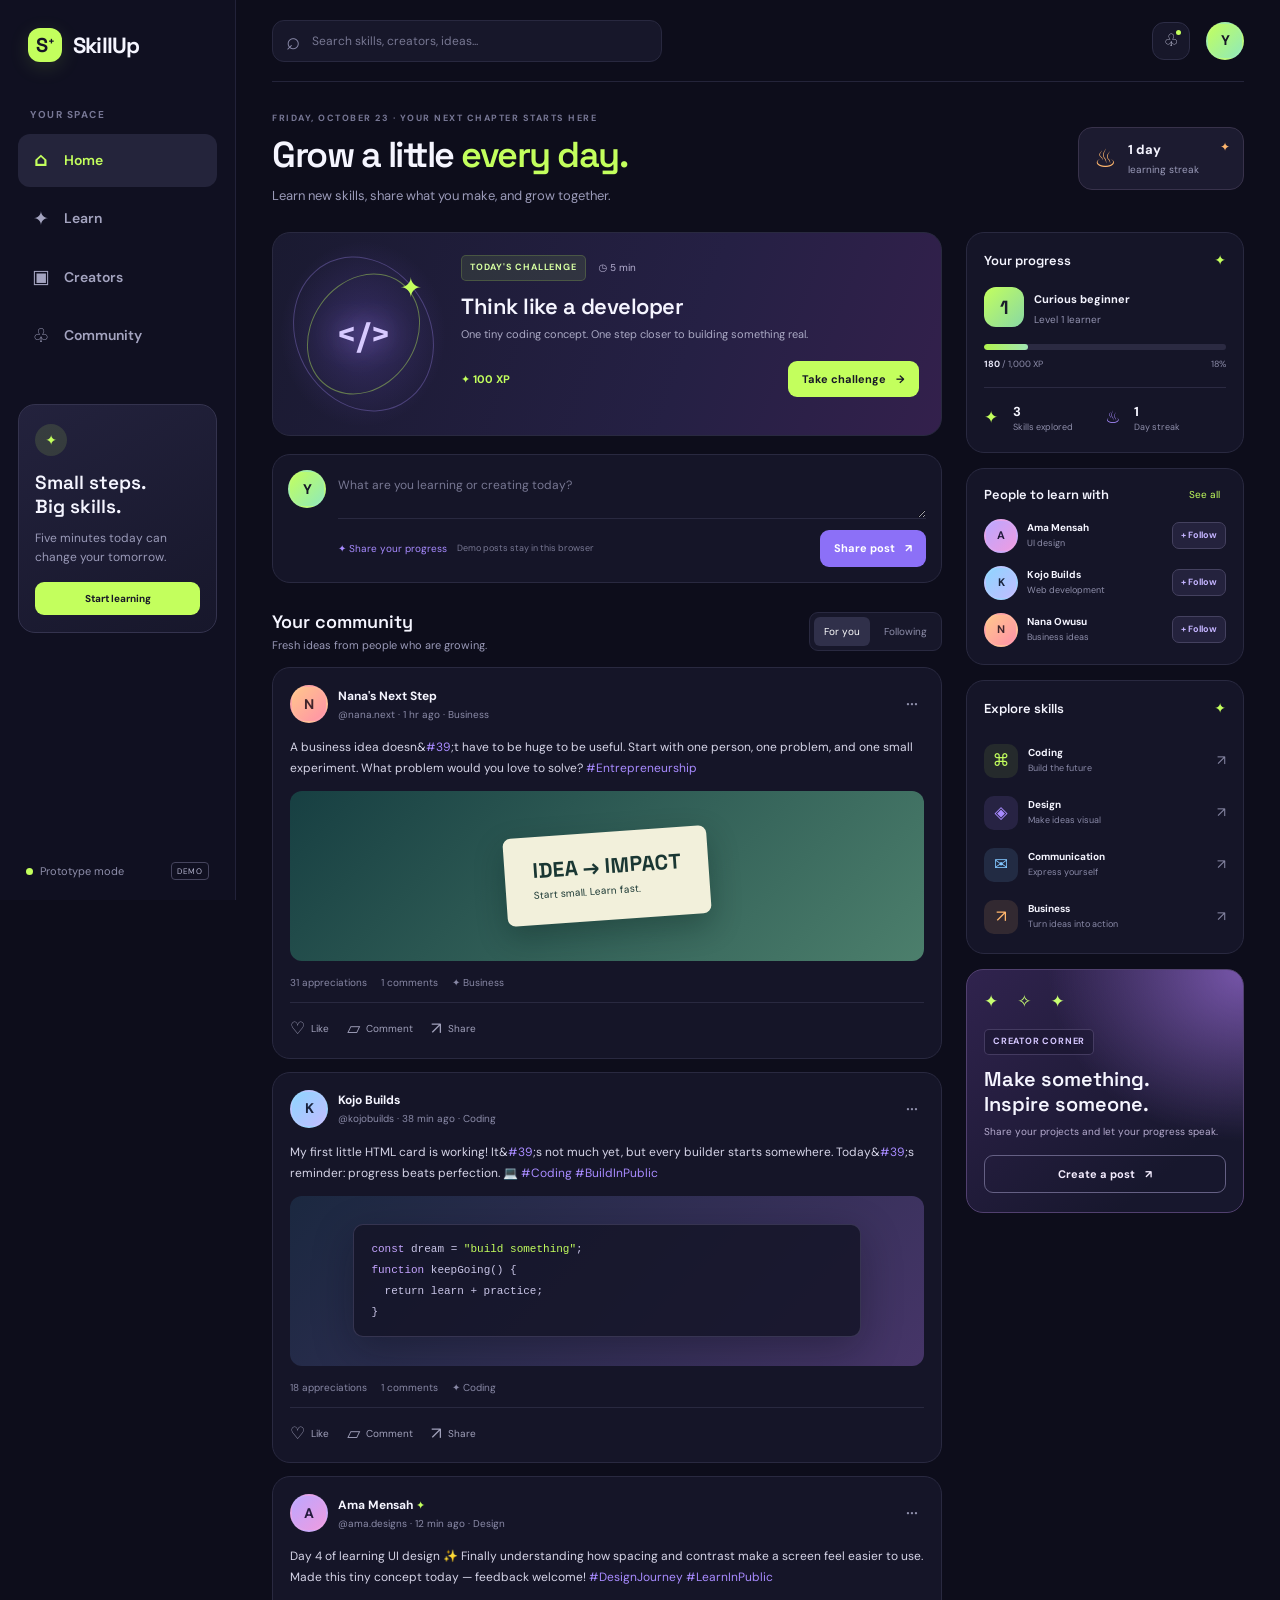
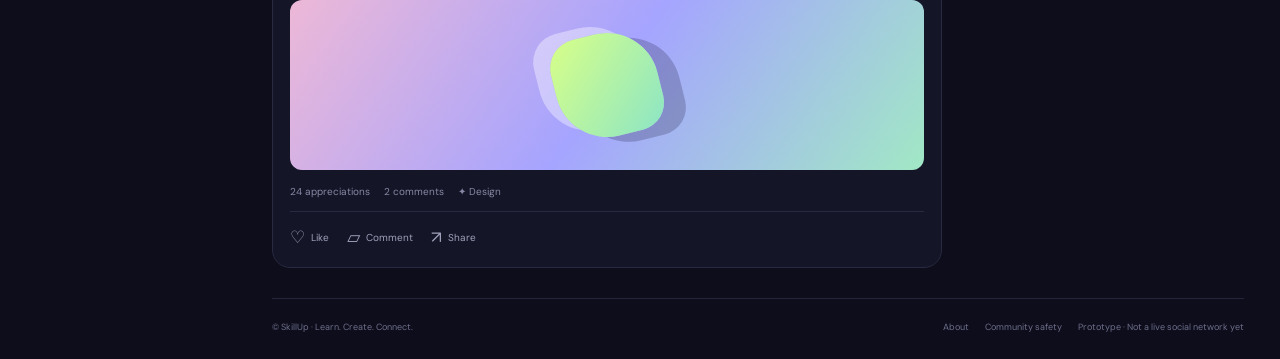
<file: skillup-starter/skillup/index.html>
<!doctype html>
<html lang="en">
<head>
  <meta charset="utf-8">
  <meta name="viewport" content="width=device-width, initial-scale=1">
  <meta name="theme-color" content="#111126">
  <meta name="description" content="SkillUp — learn something, share something, grow together.">
  <title>SkillUp — Learn. Create. Connect.</title>
  <link rel="manifest" href="manifest.webmanifest">
  <link rel="icon" href="assets/skillup-icon.svg" type="image/svg+xml">
  <link rel="stylesheet" href="styles.css">
</head>
<body>
  <div class="app-shell">
    <aside class="sidebar">
      <a class="brand" href="#" aria-label="SkillUp home"><span class="brand-mark">S<span>+</span></span><span>SkillUp</span></a>
      <p class="side-label">YOUR SPACE</p>
      <nav class="main-nav" aria-label="Main navigation">
        <button class="nav-item active" data-view="home"><span>⌂</span> Home</button>
        <button class="nav-item" data-view="learn"><span>✦</span> Learn</button>
        <button class="nav-item" data-view="creators"><span>▣</span> Creators</button>
        <button class="nav-item" data-view="friends"><span>♧</span> Community</button>
      </nav>
      <div class="sidebar-card">
        <div class="mini-orbit">✦</div>
        <strong>Small steps.<br>Big skills.</strong>
        <p>Five minutes today can change your tomorrow.</p>
        <button class="button button-lime button-small" data-view="learn">Start learning</button>
      </div>
      <div class="sidebar-bottom"><span class="status-dot"></span> Prototype mode <span class="tiny-pill">DEMO</span></div>
    </aside>

    <main class="main-content">
      <header class="topbar">
        <div class="mobile-brand"><span class="brand-mark">S<span>+</span></span><strong>SkillUp</strong></div>
        <div class="search-wrap"><span>⌕</span><input id="searchInput" type="search" placeholder="Search skills, creators, ideas..." aria-label="Search content"></div>
        <div class="top-actions"><button class="icon-button" id="notifyButton" aria-label="Notifications">♧<i></i></button><button class="avatar avatar-me" aria-label="Demo profile">Y</button></div>
      </header>

      <section class="welcome-row">
        <div><p class="eyebrow">FRIDAY, OCTOBER 23 · YOUR NEXT CHAPTER STARTS HERE</p><h1>Grow a little <span>every day.</span></h1><p class="muted">Learn new skills, share what you make, and grow together.</p></div>
        <div class="streak-card"><div class="streak-icon">♨</div><div><strong id="streakCount">1 day</strong><span>learning streak</span></div><span class="streak-spark">✦</span></div>
      </section>

      <div class="content-grid">
        <div class="feed-column">
          <section class="daily-challenge panel">
            <div class="challenge-art"><div class="art-ring ring-one"></div><div class="art-ring ring-two"></div><span class="art-spark">✦</span><span class="art-code">&lt;/&gt;</span></div>
            <div class="challenge-copy"><div class="challenge-top"><span class="pill pill-lime">TODAY'S CHALLENGE</span><span class="duration">◷ 5 min</span></div><h2>Think like a developer</h2><p>One tiny coding concept. One step closer to building something real.</p><div class="challenge-bottom"><span class="xp">✦ 100 XP</span><button class="button button-lime" id="startChallenge">Take challenge <span>→</span></button></div></div>
          </section>

          <section class="composer panel">
            <div class="avatar avatar-me">Y</div>
            <div class="composer-main"><label for="postText" class="sr-only">Share what you are learning</label><textarea id="postText" rows="2" maxlength="500" placeholder="What are you learning or creating today?"></textarea><div class="composer-footer"><div class="composer-hints"><span>✦ Share your progress</span><span class="demo-note">Demo posts stay in this browser</span></div><button class="button button-primary" id="publishPost">Share post <span>↗</span></button></div></div>
          </section>

          <div class="feed-heading"><div><h2>Your community</h2><p class="muted">Fresh ideas from people who are growing.</p></div><div class="feed-filters"><button class="filter active" data-filter="all">For you</button><button class="filter" data-filter="following">Following</button></div></div>
          <div id="feedList" class="feed-list" aria-live="polite"></div>
          <div id="emptyState" class="empty-state hidden"><div>⌕</div><strong>No posts found</strong><p>Try another search or share the first post.</p></div>
        </div>

        <aside class="right-column">
          <section class="panel side-panel progress-panel"><div class="panel-heading"><h3>Your progress</h3><span class="sparkle">✦</span></div><div class="level-row"><div class="level-badge">1</div><div><strong>Curious beginner</strong><p>Level 1 learner</p></div></div><div class="progress-track"><span id="xpProgress" style="width:18%"></span></div><div class="progress-meta"><span><b id="xpCount">180</b> / 1,000 XP</span><span id="xpPercent">18%</span></div><div class="stat-row"><div><span class="stat-icon green">✦</span><strong id="skillsDone">3</strong><small>Skills explored</small></div><div><span class="stat-icon purple">♨</span><strong id="streakStat">1</strong><small>Day streak</small></div></div></section>

          <section class="panel side-panel people-panel"><div class="panel-heading"><h3>People to learn with</h3><button class="text-button" data-view="friends">See all</button></div><div id="suggestedPeople"></div></section>

          <section class="panel side-panel skill-panel"><div class="panel-heading"><h3>Explore skills</h3><span class="sparkle">✦</span></div><button class="skill-row" data-skill="Coding"><span class="skill-emoji coding">⌘</span><span><strong>Coding</strong><small>Build the future</small></span><span class="skill-arrow">↗</span></button><button class="skill-row" data-skill="Design"><span class="skill-emoji design">◈</span><span><strong>Design</strong><small>Make ideas visual</small></span><span class="skill-arrow">↗</span></button><button class="skill-row" data-skill="Communication"><span class="skill-emoji communication">✉</span><span><strong>Communication</strong><small>Express yourself</small></span><span class="skill-arrow">↗</span></button><button class="skill-row" data-skill="Business"><span class="skill-emoji business">↗</span><span><strong>Business</strong><small>Turn ideas into action</small></span><span class="skill-arrow">↗</span></button></section>

          <section class="creator-banner"><div class="banner-stars">✦ ✧ ✦</div><span class="pill pill-dark">CREATOR CORNER</span><h3>Make something.<br>Inspire someone.</h3><p>Share your projects and let your progress speak.</p><button class="button button-outline" id="creatorPostButton">Create a post <span>↗</span></button></section>
        </aside>
      </div>
      <footer class="footer"><span>© SkillUp · Learn. Create. Connect.</span><span><a href="#about" id="aboutLink">About</a><a href="#safety" id="safetyLink">Community safety</a><span>Prototype · Not a live social network yet</span></span></footer>
    </main>
  </div>

  <nav class="mobile-nav" aria-label="Mobile navigation"><button class="active" data-view="home">⌂<small>Home</small></button><button data-view="learn">✦<small>Learn</small></button><button data-view="creators">▣<small>Creators</small></button><button data-view="friends">♧<small>Community</small></button></nav>

  <dialog id="challengeDialog" class="modal"><form method="dialog" class="modal-close-form"><button class="modal-x" aria-label="Close">×</button></form><div class="modal-symbol">⌘</div><span class="pill pill-lime">5-MINUTE CHALLENGE</span><h2>Think like a developer</h2><p class="muted">Which language is commonly used to structure the content of a web page?</p><div class="quiz-options"><button class="quiz-option" data-answer="wrong">CSS</button><button class="quiz-option" data-answer="correct">HTML</button><button class="quiz-option" data-answer="wrong">SQL</button></div><p id="quizFeedback" class="quiz-feedback" aria-live="polite"></p><button class="button button-lime full-width hidden" id="finishChallenge">Collect 100 XP</button><p class="demo-note modal-note">Practice quiz only. Progress is stored locally on this device.</p></dialog>
  <dialog id="infoDialog" class="modal"><form method="dialog" class="modal-close-form"><button class="modal-x" aria-label="Close">×</button></form><div class="modal-symbol">✦</div><h2 id="infoTitle">SkillUp</h2><p id="infoText" class="muted"></p><button class="button button-primary full-width" id="closeInfo">Got it</button></dialog>
  <div id="toast" class="toast" role="status" aria-live="polite"></div>
  <script src="app.js"></script>
  <script>
    if ("serviceWorker" in navigator && location.protocol.startsWith("http")) {
      window.addEventListener("load", () => navigator.serviceWorker.register("./service-worker.js").catch(() => {}));
    }
  </script>
</body>
</html>
</file>
<file: skillup-starter/skillup/styles.css>
@import url('https://fonts.googleapis.com/css2?family=DM+Sans:wght@400;500;600;700&family=Space+Grotesk:wght@400;500;600;700&display=swap');
:root{--bg:#0d0d1b;--panel:#151528;--panel2:#1b1b32;--line:#292941;--text:#f5f5ff;--muted:#9a9ab8;--lime:#c3ff5d;--purple:#a88bff;--pink:#ff8cdb;--blue:#83c7ff;--radius:18px}
*{box-sizing:border-box}html{scroll-behavior:smooth}body{margin:0;background:var(--bg);color:var(--text);font-family:'DM Sans',system-ui,sans-serif;font-size:14px;line-height:1.5}button,input,textarea{font:inherit}button{cursor:pointer}a{color:inherit;text-decoration:none}.app-shell{min-height:100vh}.sidebar{width:236px;position:fixed;inset:0 auto 0 0;background:#101021;border-right:1px solid #222239;padding:28px 18px 20px;display:flex;flex-direction:column;z-index:5}.brand{display:flex;align-items:center;gap:11px;font-family:'Space Grotesk',sans-serif;font-weight:700;font-size:22px;letter-spacing:-.8px;padding:0 10px 45px}.brand-mark{height:34px;width:34px;border-radius:12px;background:var(--lime);color:#151526;display:inline-flex;align-items:center;justify-content:center;font-size:20px;font-weight:700;box-shadow:0 5px 20px #c3ff5d20}.brand-mark span{font-size:11px;align-self:flex-start;margin:5px 0 0 1px}.side-label,.eyebrow{font-size:10px;letter-spacing:1.5px;font-weight:700;color:#777795}.side-label{padding:0 12px;margin:0 0 12px}.main-nav{display:grid;gap:6px}.nav-item{border:0;background:transparent;color:#a4a4c0;text-align:left;padding:12px 13px;border-radius:12px;display:flex;align-items:center;gap:13px;font-weight:600}.nav-item span{font-size:19px;width:20px;text-align:center}.nav-item:hover,.nav-item.active{background:#24243b;color:var(--lime)}.sidebar-card{margin-top:42px;padding:19px 16px 17px;border:1px solid #34334e;background:linear-gradient(150deg,#23223d,#17172b);border-radius:17px;position:relative;overflow:hidden}.mini-orbit{width:32px;height:32px;border-radius:50%;background:#c3ff5d20;color:var(--lime);display:grid;place-items:center;margin-bottom:15px}.sidebar-card strong{font:600 19px/1.25 'Space Grotesk',sans-serif}.sidebar-card p{color:var(--muted);font-size:12px;line-height:1.6;margin:10px 0 15px}.sidebar-bottom{margin-top:auto;color:#8e8eaa;font-size:11px;display:flex;align-items:center;gap:7px;padding:18px 8px 0}.status-dot{width:7px;height:7px;border-radius:50%;background:var(--lime)}.tiny-pill{font-size:8px;letter-spacing:.8px;border:1px solid #45445d;padding:2px 5px;border-radius:4px;color:#b4b4ce;margin-left:auto}.main-content{margin-left:236px;padding:0 36px;max-width:1800px}.topbar{height:82px;display:flex;align-items:center;justify-content:space-between;border-bottom:1px solid #24243a;gap:20px}.search-wrap{display:flex;align-items:center;gap:10px;background:#17172a;border:1px solid #28283f;border-radius:12px;padding:0 13px;width:min(390px,55%);height:42px;color:#8888a7}.search-wrap>span{font-size:24px}.search-wrap input{width:100%;background:transparent;border:0;outline:0;color:var(--text);font-size:12px}.search-wrap input::placeholder{color:#777792}.top-actions{display:flex;align-items:center;gap:16px}.icon-button{position:relative;border:1px solid #2d2d46;background:#17172a;color:#c8c8df;width:38px;height:38px;border-radius:12px;font-size:17px}.icon-button i{position:absolute;right:8px;top:7px;width:5px;height:5px;border-radius:50%;background:var(--lime)}.avatar{width:38px;height:38px;flex-shrink:0;border-radius:50%;display:grid;place-items:center;font-weight:700;color:#161526;background:linear-gradient(135deg,#c3ff5d,#8fe9bb);border:2px solid #ffffff10}.avatar-purple{background:linear-gradient(135deg,#bca7ff,#ef9be0);color:#241b3d}.avatar-blue{background:linear-gradient(135deg,#8ed5ff,#c2bcff);color:#18223c}.avatar-orange{background:linear-gradient(135deg,#ffc78b,#ff91a8);color:#40242b}.avatar-pink{background:linear-gradient(135deg,#ff9fdc,#bba3ff);color:#3c2143}.mobile-brand{display:none;align-items:center;gap:8px;font-size:18px}.welcome-row{display:flex;align-items:center;justify-content:space-between;padding:30px 0 27px;gap:20px}.eyebrow{margin:0 0 8px;font-size:9px}.welcome-row h1{font:600 clamp(26px,3vw,36px)/1.2 'Space Grotesk',sans-serif;letter-spacing:-1.5px;margin:0}.welcome-row h1 span{color:var(--lime)}.muted{color:var(--muted)}.welcome-row .muted{font-size:13px;margin:9px 0 0}.streak-card{display:flex;align-items:center;gap:12px;background:#1c1b30;border:1px solid #38324b;border-radius:14px;padding:12px 15px;min-width:166px;position:relative;overflow:hidden}.streak-icon{font-size:25px;color:#ffb66d}.streak-card strong,.streak-card span{display:block}.streak-card strong{font-size:13px}.streak-card div span{font-size:10px;color:var(--muted);margin-top:2px}.streak-spark{position:absolute;right:13px;top:10px;color:#ffb66d;font-size:12px}.content-grid{display:grid;grid-template-columns:minmax(0,1fr) 278px;gap:24px;align-items:start}.feed-column{min-width:0}.panel{background:var(--panel);border:1px solid #292940;border-radius:var(--radius)}.daily-challenge{min-height:204px;display:flex;overflow:hidden;position:relative;background:linear-gradient(110deg,#1a1a31 0%,#252044 62%,#33204c 100%)}.challenge-art{width:180px;flex-shrink:0;position:relative;display:grid;place-items:center;overflow:hidden;background:radial-gradient(ellipse at center,#8c69ff38,transparent 65%)}.art-ring{position:absolute;border:1px solid #aa91ff50;border-radius:50%;transform:rotate(-28deg)}.ring-one{width:135px;height:160px}.ring-two{width:105px;height:128px;transform:rotate(35deg);border-color:#c3ff5d66}.art-spark{position:absolute;color:var(--lime);font-size:27px;top:35px;right:31px}.art-code{font:700 34px 'Space Grotesk',sans-serif;color:#d7caff;text-shadow:0 0 30px #a88bff;z-index:1}.challenge-copy{padding:22px 22px 18px 8px;flex:1;min-width:0}.challenge-top{display:flex;align-items:center;gap:13px;flex-wrap:wrap}.pill{font-size:9px;letter-spacing:.8px;font-weight:700;border-radius:5px;padding:5px 8px;display:inline-flex;align-items:center}.pill-lime{color:#d6ffa1;background:#c3ff5d19;border:1px solid #c3ff5d2c}.duration{font-size:10px;color:#b7b1d2}.challenge-copy h2{font:600 22px 'Space Grotesk',sans-serif;margin:11px 0 5px;letter-spacing:-.5px}.challenge-copy p{font-size:11px;color:#aaa9c4;line-height:1.65;margin:0;max-width:400px}.challenge-bottom{display:flex;align-items:center;justify-content:space-between;gap:10px;margin-top:18px}.xp{font-size:11px;color:var(--lime);font-weight:700}.button{border:0;border-radius:9px;padding:10px 14px;font-size:11px;font-weight:700;display:inline-flex;align-items:center;justify-content:center;gap:10px;transition:transform .15s,filter .15s}.button:hover{filter:brightness(1.08);transform:translateY(-1px)}.button-lime{background:var(--lime);color:#171727}.button-primary{background:#8c70f7;color:white}.button-small{padding:9px 10px;font-size:10px;width:100%}.button-outline{background:transparent;border:1px solid #656084;color:#f5edff}.composer{margin-top:18px;padding:15px;display:flex;gap:12px}.composer-main{flex:1;min-width:0}.composer textarea{display:block;width:100%;resize:vertical;min-height:47px;background:transparent;border:0;outline:0;color:var(--text);font-size:12px;padding:6px 0}.composer textarea::placeholder{color:#777792}.composer-footer{border-top:1px solid #292940;padding-top:11px;display:flex;align-items:center;justify-content:space-between;gap:10px}.composer-hints{display:flex;gap:10px;align-items:center;flex-wrap:wrap;color:#a3a2be;font-size:10px}.composer-hints span:first-child{color:var(--purple)}.demo-note{font-size:9px;color:#777792}.feed-heading{display:flex;align-items:center;justify-content:space-between;gap:10px;margin:27px 0 14px}.feed-heading h2{font:600 18px 'Space Grotesk',sans-serif;margin:0}.feed-heading p{font-size:11px;margin:4px 0 0}.feed-filters{display:flex;gap:4px;padding:4px;background:#17172a;border:1px solid #292940;border-radius:9px}.filter{background:transparent;border:0;color:#8e8eaa;font-size:10px;padding:7px 10px;border-radius:6px}.filter.active{background:#30304a;color:#fff}.feed-list{display:grid;gap:13px}.post-card{padding:17px 17px 13px}.post-header{display:flex;align-items:center;gap:10px}.post-user{min-width:0;flex:1}.post-user strong{font-size:12px;display:block}.post-user small{color:#8b8ba8;font-size:10px;display:block;margin-top:2px}.verified{color:var(--lime);font-size:11px}.post-menu{border:0;background:transparent;color:#9292ae;font-size:20px}.post-text{font-size:12px;color:#d5d4e7;line-height:1.75;margin:14px 0 12px;overflow-wrap:anywhere}.post-text .hashtag{color:var(--purple)}.post-visual{height:170px;border-radius:12px;overflow:hidden;display:flex;align-items:center;justify-content:center;position:relative;margin-bottom:13px}.visual-code{background:linear-gradient(135deg,#1b2840,#463568)}.code-window{width:80%;background:#151527d9;border:1px solid #77709a55;border-radius:10px;padding:14px 17px;font:11px/1.9 ui-monospace,monospace;color:#c9c5e7;box-shadow:0 12px 40px #08081250}.code-window .green{color:var(--lime)}.code-window .purple{color:#c5a5ff}.visual-design{background:linear-gradient(125deg,#edb8d7,#a5a4ff 50%,#a1e8c5)}.design-shape{width:104px;height:104px;background:linear-gradient(135deg,#d8ff88,#8ce5c5);border-radius:29px 50% 28px 50%;transform:rotate(-14deg);box-shadow:20px 10px 0 #1c19383b,-15px -10px 0 #ffffff60}.visual-business{background:linear-gradient(135deg,#173f42,#4c7f6c)}.business-card{background:#f2f0db;color:#1a3733;padding:20px 28px;border-radius:8px;transform:rotate(-4deg);box-shadow:0 12px 30px #071c1b50}.business-card b{font:700 21px 'Space Grotesk',sans-serif;display:block}.business-card span{font-size:10px}.post-stats{display:flex;gap:14px;color:#8888a5;font-size:10px;padding:1px 0 12px;border-bottom:1px solid #292940}.post-actions{display:flex;align-items:center;gap:18px;padding-top:10px}.post-action{display:inline-flex;align-items:center;gap:6px;background:transparent;border:0;padding:3px 0;color:#a0a0ba;font-size:10px}.post-action .action-icon{font-size:17px}.post-action.liked{color:#ff8cdb}.post-action.liked .action-icon{color:#ff8cdb}.post-action:hover{color:var(--lime)}.comments-box{margin-top:12px;border-top:1px solid #292940;padding-top:11px}.comment-list{display:grid;gap:8px;margin-bottom:10px}.comment{font-size:10px;color:#c6c5dc;line-height:1.5}.comment strong{color:#fff;margin-right:5px}.comment-form{display:flex;gap:7px}.comment-form input{min-width:0;flex:1;background:#1d1d34;border:1px solid #33334d;border-radius:8px;padding:9px 10px;color:white;font-size:10px;outline:none}.comment-form button{border:0;background:#8c70f7;color:#fff;border-radius:8px;padding:0 12px;font-size:10px;font-weight:700}.right-column{display:grid;gap:15px}.side-panel{padding:17px}.panel-heading{display:flex;align-items:center;justify-content:space-between;gap:10px;margin-bottom:16px}.panel-heading h3{font:600 13px 'Space Grotesk',sans-serif;margin:0}.sparkle{color:var(--lime)}.level-row{display:flex;align-items:center;gap:10px}.level-badge{height:40px;width:40px;border-radius:12px;background:linear-gradient(135deg,#c3ff5d,#88d8a4);display:grid;place-items:center;color:#1a1b2b;font:700 19px 'Space Grotesk',sans-serif}.level-row strong{font-size:11px}.level-row p{font-size:10px;color:#9393b0;margin:3px 0 0}.progress-track{height:6px;border-radius:10px;background:#2b2a42;margin:17px 0 8px;overflow:hidden}.progress-track span{height:100%;display:block;background:linear-gradient(90deg,#b1f34d,#a0e5b3);border-radius:10px;transition:width .25s}.progress-meta{display:flex;justify-content:space-between;font-size:9px;color:#8d8daa}.progress-meta b{color:#e8e7f8}.stat-row{border-top:1px solid #2b2a42;margin-top:15px;padding-top:14px;display:grid;grid-template-columns:1fr 1fr}.stat-row>div{display:grid;grid-template-columns:23px auto;align-items:center;column-gap:6px}.stat-icon{grid-row:span 2;font-size:17px}.stat-icon.green{color:var(--lime)}.stat-icon.purple{color:var(--purple)}.stat-row strong{font-size:13px}.stat-row small{font-size:9px;color:#8e8eaa}.text-button{border:0;background:transparent;color:var(--lime);font-size:10px}.person-row{display:flex;align-items:center;gap:9px;margin-top:13px}.person-row .avatar{width:34px;height:34px;font-size:11px}.person-info{min-width:0;flex:1}.person-info strong{display:block;font-size:10px;white-space:nowrap;overflow:hidden;text-overflow:ellipsis}.person-info small{display:block;color:#8e8eaa;font-size:9px;margin-top:2px}.follow-button{border:1px solid #44415f;background:#24223d;color:#c4b4ff;border-radius:7px;padding:6px 8px;font-size:9px;font-weight:700;min-width:54px}.follow-button.following{background:#c3ff5d18;border-color:#c3ff5d45;color:var(--lime)}.skill-panel{padding-bottom:10px}.skill-row{width:100%;display:flex;align-items:center;gap:10px;border:0;background:transparent;text-align:left;padding:9px 0;color:var(--text)}.skill-emoji{height:34px;width:34px;border-radius:10px;display:grid;place-items:center;font-size:17px}.coding{background:#c3ff5d17;color:var(--lime)}.design{background:#a88bff20;color:var(--purple)}.communication{background:#83c7ff20;color:var(--blue)}.business{background:#ffb66d20;color:#ffb66d}.skill-row>span:nth-child(2){flex:1}.skill-row strong{display:block;font-size:10px}.skill-row small{display:block;font-size:9px;color:#8989a7;margin-top:2px}.skill-arrow{color:#8585a2}.skill-row:hover strong{color:var(--lime)}.creator-banner{border-radius:17px;padding:19px 17px;background:radial-gradient(ellipse at top right,#7655a9 0%,transparent 50%),linear-gradient(140deg,#30234e,#17172d 78%);border:1px solid #51406f;overflow:hidden;position:relative}.banner-stars{color:#c8ff71;font-size:17px;letter-spacing:7px;margin-bottom:15px}.pill-dark{background:#15132975;color:#d5c7ff;border:1px solid #9582bd50}.creator-banner h3{font:600 20px/1.25 'Space Grotesk',sans-serif;margin:12px 0 7px}.creator-banner p{font-size:10px;color:#b6accf;line-height:1.6;margin:0 0 15px}.creator-banner .button{width:100%}.footer{display:flex;justify-content:space-between;gap:15px;border-top:1px solid #24243a;padding:22px 0 25px;margin-top:30px;color:#6f6f8d;font-size:9px}.footer>span:last-child{display:flex;gap:16px;flex-wrap:wrap}.footer a:hover{color:var(--lime)}.mobile-nav{display:none}.hidden{display:none!important}.empty-state{text-align:center;padding:45px 15px;color:var(--muted)}.empty-state>div{font-size:32px;color:var(--purple)}.empty-state strong{display:block;color:var(--text);margin-top:8px}.empty-state p{font-size:12px}.modal{width:min(440px,calc(100% - 30px));background:#19192e;color:var(--text);border:1px solid #393853;border-radius:20px;padding:28px;box-shadow:0 30px 100px #000a}.modal::backdrop{background:#060611c9;backdrop-filter:blur(5px)}.modal-close-form{position:absolute;right:15px;top:13px}.modal-x{border:0;background:transparent;color:#a5a5c1;font-size:25px}.modal-symbol{width:48px;height:48px;border-radius:15px;display:grid;place-items:center;background:#c3ff5d1c;color:var(--lime);font-size:25px;margin-bottom:18px}.modal h2{font:600 24px 'Space Grotesk',sans-serif;margin:13px 0 8px}.modal p{font-size:12px;line-height:1.7}.quiz-options{display:grid;gap:8px;margin:18px 0}.quiz-option{padding:12px;text-align:left;border:1px solid #383852;background:#202039;color:#e9e8fa;border-radius:10px}.quiz-option:hover{border-color:#a88bff}.quiz-option.correct{border-color:var(--lime);background:#c3ff5d13}.quiz-option.wrong{border-color:#ff8c8c}.quiz-feedback{min-height:20px;color:var(--lime)}.full-width{width:100%}.modal-note{text-align:center;margin-top:15px}.toast{position:fixed;bottom:24px;left:50%;transform:translate(-50%,20px);opacity:0;pointer-events:none;background:#25253d;border:1px solid #454561;color:#fff;border-radius:10px;padding:11px 16px;font-size:11px;box-shadow:0 10px 35px #0006;transition:all .2s;z-index:30;max-width:calc(100% - 30px)}.toast.show{opacity:1;transform:translate(-50%,0)}.sr-only{position:absolute;width:1px;height:1px;padding:0;margin:-1px;overflow:hidden;clip:rect(0,0,0,0);white-space:nowrap;border:0}
@media(min-width:1500px){.main-content{padding:0 50px}.content-grid{grid-template-columns:minmax(0,1fr) 310px;gap:30px}.post-visual{height:210px}}
@media(max-width:1100px){.sidebar{width:205px;padding-left:13px;padding-right:13px}.main-content{margin-left:205px;padding:0 23px}.content-grid{grid-template-columns:minmax(0,1fr) 245px;gap:15px}.challenge-art{width:135px}.challenge-copy{padding-right:15px}.challenge-copy h2{font-size:20px}.composer-hints .demo-note{display:none}}
@media(max-width:850px){.sidebar{display:none}.main-content{margin-left:0;padding:0 22px}.mobile-brand{display:flex}.topbar{height:68px}.search-wrap{width:min(380px,45%)}.content-grid{grid-template-columns:minmax(0,1fr) 250px;gap:16px}.welcome-row{padding-top:25px}.eyebrow{font-size:8px}.welcome-row h1{font-size:29px}.streak-card{min-width:auto}.challenge-art{width:110px}.challenge-copy h2{font-size:18px}.challenge-copy p{font-size:10px}.challenge-bottom{margin-top:12px}.daily-challenge{min-height:190px}.right-column{gap:12px}}
@media(max-width:680px){body{padding-bottom:66px}.main-content{padding:0 14px}.topbar{height:64px;gap:9px}.mobile-brand{font-size:16px}.mobile-brand .brand-mark{width:30px;height:30px;border-radius:10px}.search-wrap{height:37px;flex:1;width:auto;padding:0 9px;gap:6px}.search-wrap>span{font-size:20px}.search-wrap input{font-size:10px}.top-actions{gap:8px}.icon-button{height:34px;width:34px}.top-actions .avatar{height:32px;width:32px}.welcome-row{display:block;padding:24px 0 18px}.eyebrow{font-size:8px;letter-spacing:1px}.welcome-row h1{font-size:29px}.welcome-row .muted{font-size:11px}.streak-card{display:inline-flex;margin-top:15px;padding:8px 12px}.streak-icon{font-size:20px}.content-grid{display:flex;flex-direction:column}.feed-column,.right-column{width:100%}.daily-challenge{min-height:0}.challenge-art{width:90px}.art-code{font-size:27px}.ring-one{width:85px;height:110px}.ring-two{width:68px;height:90px}.art-spark{right:10px;top:25px}.challenge-copy{padding:16px 12px 15px 0}.challenge-top{gap:7px}.pill{font-size:7px;padding:4px 6px}.duration{font-size:9px}.challenge-copy h2{font-size:16px;margin:9px 0 4px}.challenge-copy p{font-size:9px;line-height:1.5}.challenge-bottom{align-items:flex-start;flex-direction:column;gap:9px;margin-top:11px}.challenge-bottom .button{padding:9px 11px}.composer{padding:12px;gap:9px}.composer .avatar{width:32px;height:32px}.composer textarea{font-size:11px}.composer-footer{align-items:flex-start;flex-direction:column}.composer-hints{font-size:9px}.composer-footer .button{align-self:flex-end;padding:9px 11px}.feed-heading{margin-top:22px}.feed-heading h2{font-size:16px}.feed-heading p{font-size:10px}.filter{font-size:9px;padding:7px}.post-card{padding:13px}.post-visual{height:150px}.post-text{font-size:11px}.post-actions{gap:15px}.right-column{margin-top:3px;grid-template-columns:1fr 1fr;align-items:start}.progress-panel,.people-panel{grid-column:span 1}.skill-panel,.creator-banner{grid-column:span 2}.creator-banner h3{font-size:21px}.footer{margin-top:23px;display:grid}.footer>span:last-child{gap:10px}.mobile-nav{position:fixed;bottom:0;left:0;right:0;height:63px;background:#111122f5;backdrop-filter:blur(12px);border-top:1px solid #292940;display:flex;justify-content:space-around;align-items:center;z-index:10;padding-bottom:env(safe-area-inset-bottom)}.mobile-nav button{display:flex;flex-direction:column;align-items:center;gap:2px;border:0;background:transparent;color:#8585a4;font-size:19px;min-width:55px}.mobile-nav small{font-size:9px}.mobile-nav button.active{color:var(--lime)}.mobile-nav button.active small{font-weight:700}.modal{padding:23px}.right-column{display:grid}.progress-panel .panel-heading h3,.people-panel .panel-heading h3,.skill-panel .panel-heading h3{font-size:12px}}
@media(max-width:390px){.mobile-brand strong{display:none}.search-wrap{max-width:180px}.challenge-art{width:70px}.challenge-copy h2{font-size:14px}.challenge-copy{padding-right:9px}.challenge-copy p{font-size:8px}.right-column{grid-template-columns:1fr}.progress-panel,.people-panel,.skill-panel,.creator-banner{grid-column:span 1}.composer-hints .demo-note{display:none}.post-actions{gap:10px}}
@media(prefers-reduced-motion:reduce){*{scroll-behavior:auto!important;transition:none!important}}
</file>
